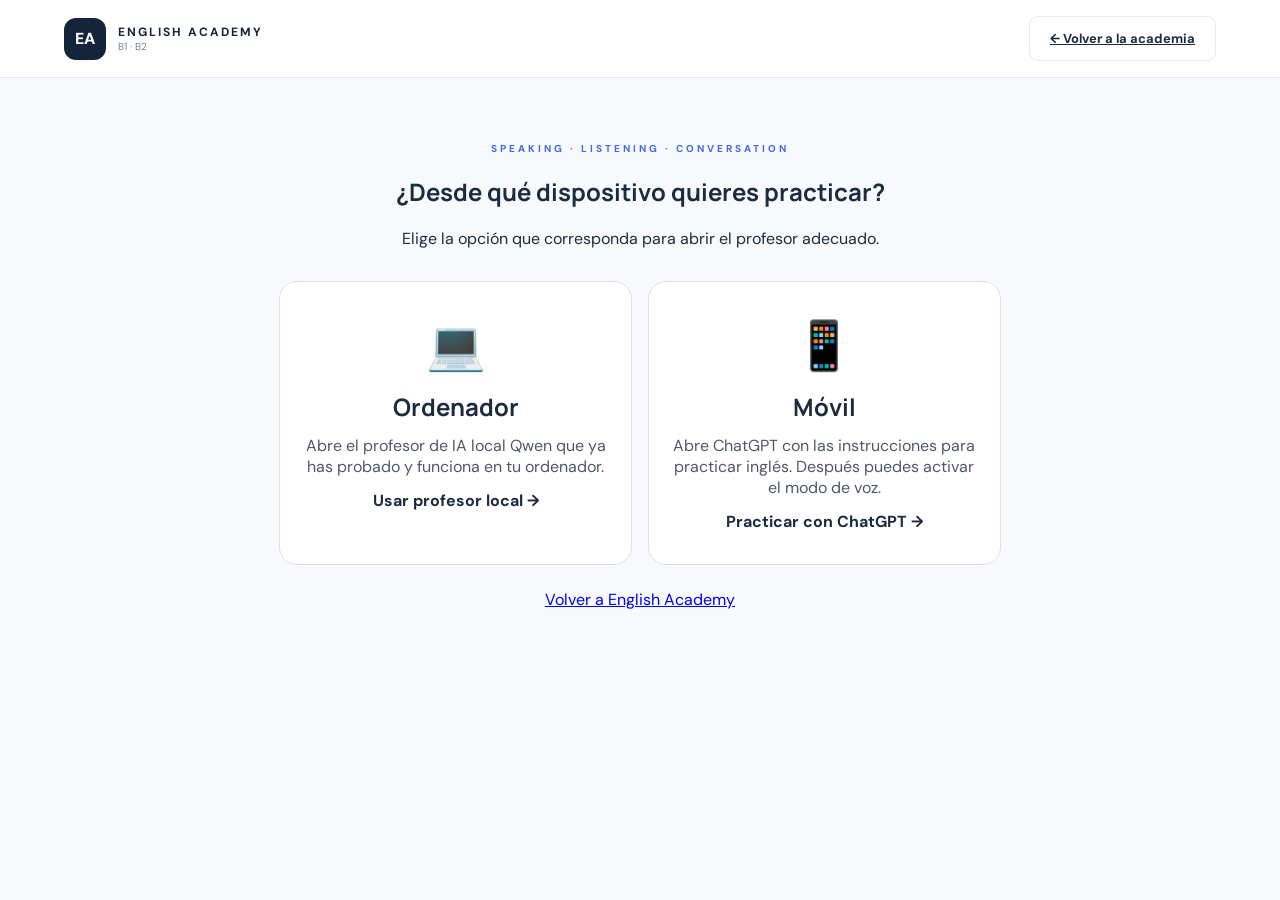
<file: dispositivo.html>
<!doctype html>
<html lang="es">
<head>
  <meta charset="UTF-8">
  <meta name="viewport" content="width=device-width, initial-scale=1">
  <meta name="theme-color" content="#14243b">
  <title>Elige tu dispositivo · English Academy</title>
  <link rel="stylesheet" href="./styles.css">
  <style>
    .device-main{max-width:760px;margin:4rem auto;padding:0 1.2rem}
    .device-heading{text-align:center;margin-bottom:2rem}
    .device-options{display:grid;grid-template-columns:repeat(2,minmax(0,1fr));gap:1rem}
    .device-option{display:flex;flex-direction:column;align-items:center;text-align:center;gap:.8rem;padding:2rem 1.3rem;border:1px solid var(--border,#dbe2ea);border-radius:18px;background:var(--card,#fff);text-decoration:none;color:inherit;transition:transform .2s,border-color .2s}
    .device-option:hover{transform:translateY(-3px);border-color:var(--primary,#3769c8)}
    .device-icon{font-size:3rem}.device-option h2{margin:0}.device-option p{margin:0;opacity:.78}
    .device-back{text-align:center;margin-top:1.5rem}
    @media(max-width:560px){.device-options{grid-template-columns:1fr}.device-main{margin:2rem auto}.device-option{padding:1.5rem}}
  </style>
</head>
<body>
  <header class="topbar">
    <a class="brand" href="./index.html"><span class="brand-mark">EA</span><span><strong>ENGLISH ACADEMY</strong><small>B1 · B2</small></span></a>
    <a class="button outline" href="./index.html">← Volver a la academia</a>
  </header>
  <main class="device-main">
    <section class="device-heading">
      <p class="eyebrow">SPEAKING · LISTENING · CONVERSATION</p>
      <h1>¿Desde qué dispositivo quieres practicar?</h1>
      <p>Elige la opción que corresponda para abrir el profesor adecuado.</p>
    </section>
    <section class="device-options">
      <a class="device-option" id="computer-option" href="./profesor.html">
        <span class="device-icon" aria-hidden="true">💻</span>
        <h2>Ordenador</h2>
        <p>Abre el profesor de IA local Qwen que ya has probado y funciona en tu ordenador.</p>
        <strong>Usar profesor local →</strong>
      </a>
      <a class="device-option" id="mobile-option" href="https://chatgpt.com/">
        <span class="device-icon" aria-hidden="true">📱</span>
        <h2>Móvil</h2>
        <p>Abre ChatGPT con las instrucciones para practicar inglés. Después puedes activar el modo de voz.</p>
        <strong>Practicar con ChatGPT →</strong>
      </a>
    </section>
    <p class="device-back"><a href="./index.html">Volver a English Academy</a></p>
  </main>
  <script>
    const params = new URLSearchParams(location.search);
    const topic = params.get('topic') || 'free';
    const topics = {
      travel: 'viajes y vacaciones',
      work: 'entrevistas de trabajo y situaciones profesionales',
      daily: 'vida cotidiana',
      free: 'conversación libre'
    };
    const topicName = topics[topic] || topics.free;
    const prompt = 'Actúa como mi profesor particular de inglés y compañero de conversación. Mi nivel es B1-B2. Quiero practicar inglés hablando sobre ' + topicName + '. Mantén una conversación natural, hazme una sola pregunta cada vez y espera mi respuesta. Responde principalmente en inglés, adapta el vocabulario a mi nivel y corrige de forma breve y amable mis errores importantes, explicándolos en español cuando sea útil. Anímame a hablar y no conviertas la conversación en una clase teórica. Comienza ahora con una pregunta sencilla en inglés.';
    document.getElementById('computer-option').href = './profesor.html?topic=' + encodeURIComponent(topic);
    document.getElementById('mobile-option').href = 'https://chatgpt.com/?q=' + encodeURIComponent(prompt);
  </script>
</body>
</html>
</file>
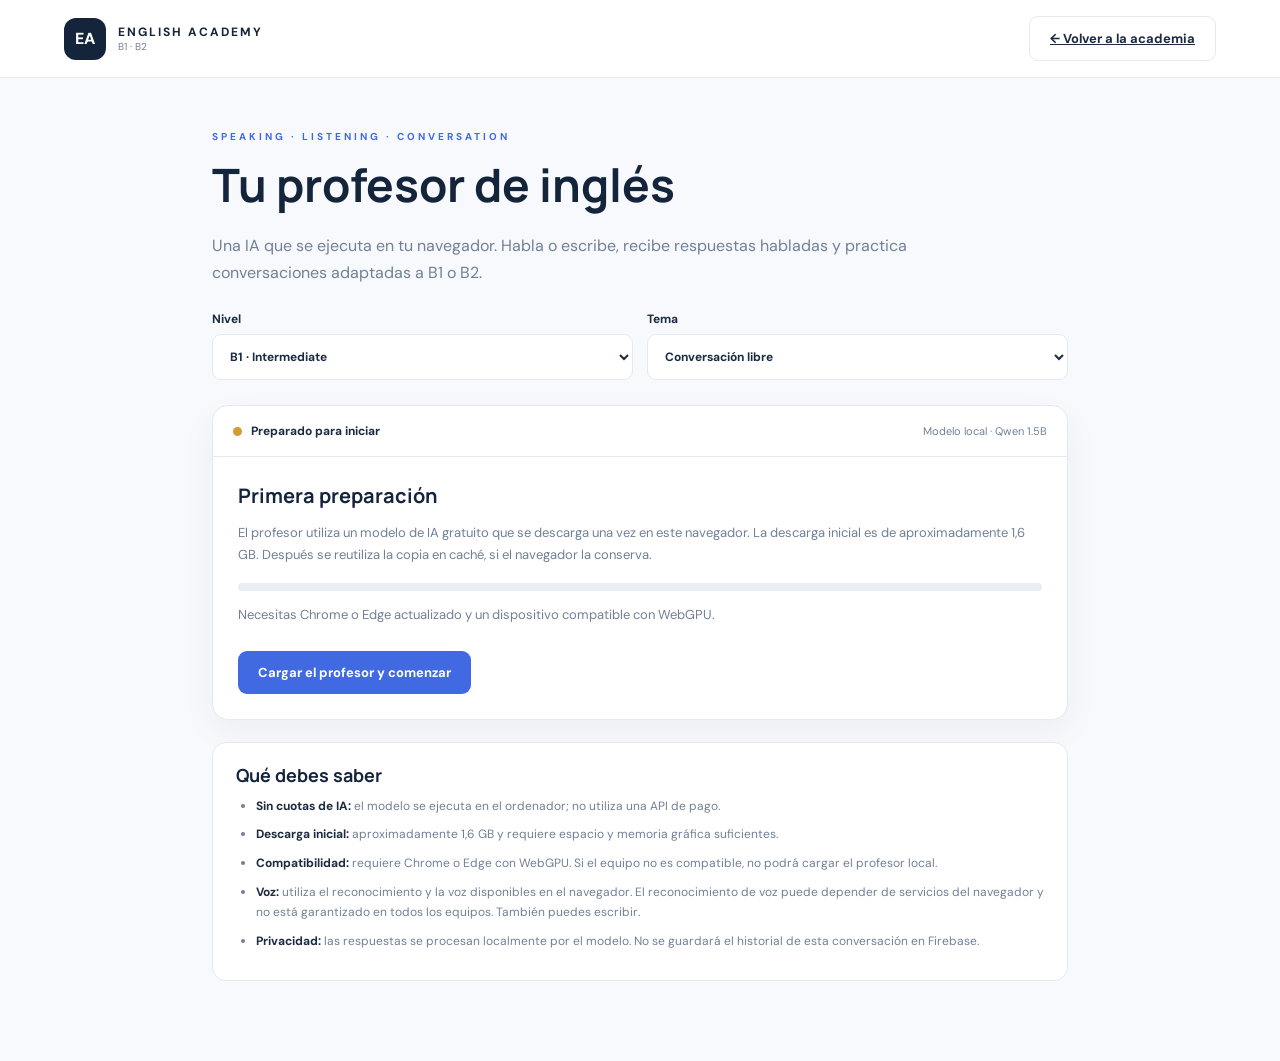
<file: profesor.html>
<!doctype html>
<html lang="es">
<head>
  <meta charset="UTF-8">
  <meta name="viewport" content="width=device-width, initial-scale=1">
  <meta name="theme-color" content="#14243b">
  <title>Profesor de conversación · English Academy</title>
  <link rel="stylesheet" href="./styles.css">
  <link rel="stylesheet" href="./profesor.css">
</head>
<body class="teacher-page">
  <header class="topbar">
    <a class="brand" href="./index.html">
      <span class="brand-mark">EA</span>
      <span><strong>ENGLISH ACADEMY</strong><small>B1 · B2</small></span>
    </a>
    <a class="button outline" href="./index.html">← Volver a la academia</a>
  </header>

  <main class="teacher-main">
    <section class="teacher-heading">
      <p class="eyebrow">SPEAKING · LISTENING · CONVERSATION</p>
      <h1>Tu profesor de inglés</h1>
      <p>Una IA que se ejecuta en tu navegador. Habla o escribe, recibe respuestas habladas y practica conversaciones adaptadas a B1 o B2.</p>
    </section>

    <section class="teacher-settings">
      <label>Nivel
        <select id="teacher-level"><option value="B1">B1 · Intermediate</option><option value="B2">B2 · Upper-intermediate</option></select>
      </label>
      <label>Tema
        <select id="teacher-topic">
          <option value="free">Conversación libre</option>
          <option value="travel">Viajes y vacaciones</option>
          <option value="work">Trabajo y entrevistas</option>
          <option value="daily">Vida cotidiana</option>
          <option value="food">Comida y restaurantes</option>
          <option value="study">Estudios y aprendizaje</option>
          <option value="health">Salud y deporte</option>
          <option value="technology">Tecnología</option>
        </select>
      </label>
    </section>

    <section class="teacher-card">
      <div class="teacher-status">
        <div><span class="teacher-dot" id="teacher-dot"></span><strong id="teacher-status">Preparado para iniciar</strong></div>
        <span id="model-label">Modelo local · Qwen 1.5B</span>
      </div>

      <div class="model-load" id="model-load">
        <h2>Primera preparación</h2>
        <p>El profesor utiliza un modelo de IA gratuito que se descarga una vez en este navegador. La descarga inicial es de aproximadamente 1,6 GB. Después se reutiliza la copia en caché, si el navegador la conserva.</p>
        <div class="model-progress"><div id="model-progress-bar"></div></div>
        <p id="model-progress-text" class="teacher-help">Necesitas Chrome o Edge actualizado y un dispositivo compatible con WebGPU.</p>
        <button id="start-teacher" class="button primary">Cargar el profesor y comenzar</button>
      </div>

      <div id="teacher-chat" class="teacher-chat hidden" aria-live="polite">
        <div id="chat-messages" class="chat-messages">
          <div class="chat-empty">Cuando el profesor esté listo, comenzará la conversación.</div>
        </div>
        <div class="teacher-input-area">
          <textarea id="student-input" rows="2" placeholder="Write your answer in English..."></textarea>
          <div class="teacher-controls">
            <button id="mic-button" class="button outline" type="button">🎙️ Hablar</button>
            <button id="send-button" class="button primary" type="button">Enviar respuesta</button>
            <button id="stop-speech" class="button outline" type="button">Detener voz</button>
          </div>
          <p id="mic-status" class="teacher-help">Pulsa «Hablar» y responde en inglés, o escribe tu respuesta.</p>
        </div>
      </div>
    </section>

    <section class="teacher-notes">
      <h2>Qué debes saber</h2>
      <ul>
        <li><strong>Sin cuotas de IA:</strong> el modelo se ejecuta en el ordenador; no utiliza una API de pago.</li>
        <li><strong>Descarga inicial:</strong> aproximadamente 1,6 GB y requiere espacio y memoria gráfica suficientes.</li>
        <li><strong>Compatibilidad:</strong> requiere Chrome o Edge con WebGPU. Si el equipo no es compatible, no podrá cargar el profesor local.</li>
        <li><strong>Voz:</strong> utiliza el reconocimiento y la voz disponibles en el navegador. El reconocimiento de voz puede depender de servicios del navegador y no está garantizado en todos los equipos. También puedes escribir.</li>
        <li><strong>Privacidad:</strong> las respuestas se procesan localmente por el modelo. No se guardará el historial de esta conversación en Firebase.</li>
      </ul>
    </section>
  </main>

  <script type="module" src="./src/profesor.js"></script>
</body>
</html>
</file>
<file: styles.css>
@import url('https://fonts.googleapis.com/css2?family=DM+Sans:wght@400;500;600;700&family=Manrope:wght@400;500;600;700;800&display=swap');

:root {
  --navy: #14243b;
  --ink: #1c2b40;
  --muted: #718096;
  --blue: #4169e1;
  --pale: #edf2ff;
  --line: #e5eaf1;
  --bg: #f7f9fc;
}

* { box-sizing: border-box; }

body {
  margin: 0;
  background: var(--bg);
  color: var(--ink);
  font-family: 'DM Sans', sans-serif;
}

button { cursor: pointer; font: inherit; }

.topbar {
  height: 78px;
  padding: 0 5%;
  display: flex;
  align-items: center;
  justify-content: space-between;
  background: white;
  border-bottom: 1px solid var(--line);
}

.brand {
  display: flex;
  gap: 12px;
  align-items: center;
  text-decoration: none;
  color: var(--navy);
}

.brand-mark {
  width: 42px;
  height: 42px;
  display: grid;
  place-items: center;
  border-radius: 12px;
  background: var(--navy);
  color: white;
  font-weight: 800;
}

.brand strong, .brand small { display: block; }
.brand strong { font-size: 12px; letter-spacing: 2px; }
.brand small { font-size: 10px; color: var(--muted); }

.button {
  padding: 13px 20px;
  border: 0;
  border-radius: 9px;
  font-weight: 700;
  font-size: 13px;
}

.primary { background: var(--blue); color: white; }
.outline { background: white; border: 1px solid var(--line); color: var(--ink); }
.light { background: white; color: var(--navy); }

.hero {
  max-width: 1150px;
  min-height: 520px;
  margin: auto;
  padding: 75px 30px;
  display: grid;
  grid-template-columns: 1.1fr .9fr;
  align-items: center;
  gap: 40px;
}

.eyebrow {
  color: var(--blue);
  font-size: 10px;
  font-weight: 700;
  letter-spacing: 3px;
}

h1, h2, h3, h4 { font-family: Manrope, sans-serif; }

.hero h1 {
  margin: 20px 0;
  font-size: clamp(42px, 6vw, 66px);
  line-height: 1.08;
  letter-spacing: -3px;
  color: var(--navy);
}

.hero h1 span { color: var(--blue); }

.lead {
  max-width: 490px;
  color: var(--muted);
  line-height: 1.8;
  margin-bottom: 25px;
}

.hero-art {
  display: grid;
  place-items: center;
  min-height: 330px;
}

.book {
  width: 205px;
  height: 260px;
  padding: 25px;
  display: flex;
  flex-direction: column;
  color: white;
  background: linear-gradient(145deg, #243d61, #14243b);
  border-radius: 17px;
  box-shadow: 0 25px 55px #14243b40;
  transform: rotate(-6deg);
}

.book small { color: #b8caff; letter-spacing: 3px; }
.book strong { font-size: 35px; margin-top: 40px; }
.book span { margin-top: auto; font-size: 11px; letter-spacing: 3px; }

.academy, .course {
  max-width: 1120px;
  margin: auto;
  padding: 65px 28px 90px;
}

.hidden { display: none !important; }

.section-heading {
  display: flex;
  justify-content: space-between;
  align-items: flex-start;
}

.section-heading h2, .course h2 {
  font-size: 34px;
  margin: 0;
  color: var(--navy);
}

.section-heading p, .course > p:not(.eyebrow) {
  color: var(--muted);
  font-size: 13px;
}

.level-grid {
  display: grid;
  grid-template-columns: 1fr 1fr;
  gap: 22px;
  margin-top: 32px;
}

.level-card {
  min-height: 300px;
  padding: 30px;
  border-radius: 17px;
  color: white;
  display: flex;
  flex-direction: column;
  align-items: flex-start;
}

.b1 { background: linear-gradient(135deg, #375d9e, #243b65); }
.b2 { background: linear-gradient(135deg, #277f78, #164e55); }

.level-card > span { font-size: 10px; letter-spacing: 2px; }
.level-card h3 { font-size: 60px; margin: 20px 0 0; }
.level-card h4 { margin: 0; }
.level-card p { line-height: 1.7; font-size: 13px; }
.level-card button { margin-top: auto; }

.progress-panel {
  margin-top: 28px;
  padding: 25px;
  background: white;
  border: 1px solid var(--line);
  border-radius: 14px;
  display: flex;
  align-items: center;
  justify-content: space-between;
}

.progress-panel h3 { margin: 0; }
.progress-panel p { font-size: 12px; color: var(--muted); }
.progress-number { text-align: center; }
.progress-number strong { display: block; color: var(--blue); font-size: 30px; }
.progress-number span { font-size: 10px; color: var(--muted); }

.course-layout {
  display: grid;
  grid-template-columns: 260px 1fr;
  gap: 24px;
  margin-top: 30px;
}

.unit-sidebar, .lesson-area {
  padding: 22px;
  background: white;
  border: 1px solid var(--line);
  border-radius: 14px;
}

/* LISTA ORIGINAL DE UNIDADES */
.unit-sidebar #unit-list {
  display: block;
  width: 100%;
  overflow: visible;
}

.unit-button {
  display: block;
  width: 100%;
  padding: 12px;
  margin: 4px 0;
  text-align: left;
  border: 0;
  border-radius: 8px;
  background: none;
  color: var(--muted);
  font-size: 12px;
  white-space: normal;
}

.unit-button.active {
  background: var(--pale);
  color: var(--blue);
  font-weight: 700;
}

.lesson-item {
  display: flex;
  justify-content: space-between;
  align-items: center;
  gap: 12px;
  padding: 16px;
  margin: 10px 0;
  border: 1px solid var(--line);
  border-radius: 10px;
}

.lesson-item h4 { margin: 0 0 6px; font-size: 13px; }
.lesson-item p { margin: 0; color: var(--muted); font-size: 11px; }

.lesson-item button {
  border: 0;
  padding: 9px 12px;
  border-radius: 8px;
  background: var(--pale);
  color: var(--blue);
  font-weight: 700;
}

.lesson-detail {
  padding: 24px;
  margin-top: 20px;
  background: #f8faff;
  border-radius: 12px;
}

.lesson-detail p { font-size: 13px; line-height: 1.8; }

.vocab, .question {
  padding: 13px;
  margin: 9px 0;
  background: white;
  border: 1px solid var(--line);
  border-radius: 9px;
  font-size: 12px;
}

.question label { display: block; margin: 12px 0; }
.question input { margin-right: 8px; }
.feedback { font-weight: 700; }
.text-button { border: 0; background: none; color: var(--blue); font-weight: 700; }

footer {
  padding: 25px 5%;
  display: flex;
  justify-content: space-between;
  color: #98a3b3;
  font-size: 10px;
  border-top: 1px solid var(--line);
}

dialog {
  width: min(420px, calc(100% - 30px));
  padding: 30px;
  border: 0;
  border-radius: 15px;
  box-shadow: 0 25px 80px #14243b40;
}

dialog::backdrop { background: #14243b88; }
dialog label { display: block; margin: 15px 0; font-size: 12px; }

dialog input {
  display: block;
  width: 100%;
  padding: 12px;
  margin-top: 7px;
  border: 1px solid var(--line);
  border-radius: 8px;
}

dialog .primary { width: 100%; }

.close-button {
  float: right;
  border: 0;
  background: #f1f4f8;
  border-radius: 50%;
  font-size: 20px;
}

.message { font-size: 12px; color: #b34d4d; }

@media (max-width: 760px) {
  .hero { grid-template-columns: 1fr; padding: 50px 22px; }
  .hero h1 { font-size: 44px; }
  .hero-art { min-height: 260px; }
  .level-grid { grid-template-columns: 1fr; }
  .academy, .course { padding: 40px 17px; }
  .course-layout { grid-template-columns: 1fr; }

  /* En móvil, las unidades también aparecen en lista vertical. */
  .unit-sidebar #unit-list {
    display: block;
    overflow-x: visible;
  }

  .unit-button {
    white-space: normal;
  }

  .progress-panel { gap: 10px; }
  footer { gap: 10px; line-height: 1.5; }
}

.exam-entry {
  margin-top: 28px;
  padding: 25px;
  border: 1px solid var(--line);
  background: white;
  border-radius: 15px;
  display: flex;
  justify-content: space-between;
  align-items: center;
  gap: 20px;
}

.exam-entry h3 {
  margin: 0;
  font-size: 19px;
}

.exam-entry p:not(.eyebrow) {
  color: var(--muted);
  font-size: 12px;
}

.exam-page {
  max-width: 850px;
  margin: auto;
  padding: 55px 20px 90px;
}

.exam-card {
  background: white;
  border: 1px solid var(--line);
  border-radius: 16px;
  padding: 30px;
}

.exam-card h1 {
  color: var(--navy);
  font-size: 32px;
}

.exam-card > p {
  color: var(--muted);
  line-height: 1.7;
}

.exam-card select {
  display: block;
  width: 100%;
  max-width: 350px;
  padding: 13px;
  border: 1px solid var(--line);
  border-radius: 8px;
  margin: 10px 0 25px;
}

.exam-info {
  display: grid;
  grid-template-columns: repeat(3, 1fr);
  gap: 12px;
  margin: 25px 0;
}

.exam-info div {
  background: var(--bg);
  border-radius: 10px;
  padding: 15px;
}

.exam-info strong, .exam-info span {
  display: block;
}

.exam-info strong { font-size: 15px; }
.exam-info span { color: var(--muted); font-size: 10px; margin-top: 5px; }

.exam-note {
  color: var(--muted);
  font-size: 11px;
  line-height: 1.6;
}

.exam-toolbar {
  display: flex;
  justify-content: space-between;
  align-items: center;
  margin-bottom: 18px;
}

.exam-toolbar h2 {
  margin: 0;
  color: var(--navy);
}

.timer {
  padding: 12px 16px;
  border-radius: 9px;
  background: var(--navy);
  color: white;
  font-weight: 700;
  font-variant-numeric: tabular-nums;
}

.exam-progress {
  height: 6px;
  border-radius: 10px;
  background: #e5eaf1;
  overflow: hidden;
  margin-bottom: 20px;
}

#exam-progress-bar {
  height: 100%;
  width: 0;
  background: var(--blue);
  transition: width .2s;
}

.reading-text, .listening-box {
  padding: 18px;
  background: var(--bg);
  border-radius: 10px;
  font-size: 14px;
  line-height: 1.8;
  margin: 20px 0;
}

.exam-question {
  padding: 17px;
  margin: 13px 0;
  border: 1px solid var(--line);
  border-radius: 10px;
}

.exam-question h4 {
  font-size: 13px;
}

.exam-question label {
  display: block;
  padding: 9px 0;
  font-size: 12px;
}

.exam-question input { margin-right: 8px; }

.exam-card textarea {
  width: 100%;
  padding: 14px;
  border: 1px solid var(--line);
  border-radius: 9px;
  font: inherit;
  resize: vertical;
  margin: 10px 0 15px;
}

.exam-navigation {
  display: flex;
  justify-content: space-between;
  align-items: center;
  gap: 10px;
  margin: 18px 0;
}

.exam-navigation span {
  color: var(--muted);
  font-size: 11px;
}

.finish-button {
  border: 0;
  background: none;
  color: #b34d4d;
  font-size: 12px;
  font-weight: 700;
}

.result-score {
  margin: 25px 0;
  text-align: center;
}

.result-score strong {
  display: block;
  font: 800 55px Manrope;
  color: var(--blue);
}

.result-score span {
  font-size: 12px;
  color: var(--muted);
}

.result-row {
  display: flex;
  justify-content: space-between;
  padding: 14px 0;
  border-bottom: 1px solid var(--line);
  font-size: 12px;
}

.writing-review {
  margin: 25px 0;
  padding: 18px;
  background: var(--bg);
  border-radius: 10px;
}

.writing-review p {
  font-size: 12px;
}

@media(max-width:600px) {
  .exam-entry {
    align-items: flex-start;
    flex-direction: column;
  }

  .exam-info { grid-template-columns: 1fr; }
  .exam-card { padding: 20px; }
  .exam-navigation { flex-wrap: wrap; }
  .exam-toolbar h2 { font-size: 21px; }
}


/* SPEAKING & AI PRACTICE */
.speaking-entry {
  margin-top: 28px; padding: 26px; display: grid;
  grid-template-columns: 1.2fr .8fr; gap: 28px; align-items: center;
  background: linear-gradient(135deg, #eef3ff, #ffffff);
  border: 1px solid #dfe7f5; border-radius: 15px;
}
.speaking-entry h3 { margin: 0 0 10px; color: var(--navy); font-size: 21px; }
.speaking-entry p:not(.eyebrow) { max-width: 620px; color: var(--muted); font-size: 12px; line-height: 1.7; }
.speaking-entry-main > .button { display: inline-block; margin-top: 8px; text-decoration: none; }
.speaking-entry .speaking-note { margin-bottom: 0; font-size: 10px !important; }
.speaking-topics { padding: 17px; background: white; border: 1px solid var(--line); border-radius: 12px; }
.speaking-topics h4 { margin: 0 0 10px; font-size: 13px; }
.speaking-topic { display: flex; justify-content: space-between; gap: 12px; padding: 10px 2px; border-top: 1px solid var(--line); color: var(--ink); font-size: 12px; font-weight: 600; text-decoration: none; }
.speaking-topic span { color: var(--blue); }
.speaking-topic:hover { color: var(--blue); }
@media (max-width: 760px) { .speaking-entry { grid-template-columns: 1fr; padding: 20px; gap: 16px; } }


/* Exámenes ampliados: revisión, progreso e historial */
.exam-question { padding: 15px; margin: 12px 0; border: 1px solid var(--line); border-radius: 10px; }
.exam-question h4 { margin: 0 0 12px; font-size: 14px; }
.exam-question label { display: flex; align-items: flex-start; gap: 9px; padding: 8px 10px; margin: 5px 0; border-radius: 7px; background: #f8faff; font-size: 13px; line-height: 1.5; cursor: pointer; }
.exam-question input { margin-top: 3px; flex: 0 0 auto; }
#exam-response, #self-rating { width: 100%; max-width: 100%; padding: 12px; border: 1px solid var(--line); border-radius: 8px; font: inherit; }
#self-rating { max-width: 180px; margin: 8px 0 15px; }
.history-card { margin-top: 25px; }
.history-card h2 { color: var(--navy); font-size: 22px; }
.history-row { display: flex; align-items: center; justify-content: space-between; gap: 15px; padding: 14px 0; border-bottom: 1px solid var(--line); }
.history-row div { display: grid; gap: 5px; }
.history-row strong { font-size: 13px; }
.history-row span { color: var(--muted); font-size: 11px; }
.result-row { display: flex; justify-content: space-between; gap: 15px; padding: 11px 0; border-bottom: 1px solid var(--line); font-size: 13px; }
.review-item { padding: 12px 0; border-bottom: 1px solid var(--line); font-size: 12px; line-height: 1.6; }
.review-correct { color: #23856d; font-weight: 700; }
.review-wrong { color: #b34d4d; font-weight: 700; }
.writing-review details { margin: 12px 0; }
.writing-review summary, .review-item summary { cursor: pointer; color: var(--blue); font-weight: 700; padding: 8px 0; }
#exam-results h3 { margin-top: 25px; font-size: 16px; }
@media(max-width:600px) {
 .exam-page { padding: 30px 12px 60px; }
 .exam-card { padding: 19px; }
 .exam-info { grid-template-columns: 1fr; }
 .exam-toolbar { align-items: flex-start; gap: 12px; }
 .history-row { align-items: flex-start; }
}


/* Informe personal de evolución */
.evolution-page { max-width: 1050px; }
.evolution-grid { display:grid;grid-template-columns:repeat(4,minmax(0,1fr));gap:14px;margin:22px 0; }
.evolution-kpi { background:white;border:1px solid var(--line);border-radius:12px;padding:18px;display:flex;flex-direction:column;gap:8px; }
.evolution-kpi span,.evolution-kpi small { color:var(--muted);font-size:11px; }
.evolution-kpi strong { color:var(--navy);font-size:26px; }
.evolution-section { margin:18px 0; }
.evolution-section h2 { font-size:20px;color:var(--navy); }
.evolution-bar-row { margin:17px 0; }
.evolution-bar-label { display:flex;justify-content:space-between;gap:12px;font-size:12px;margin-bottom:7px; }
.evolution-bar { height:9px;background:#e9edf5;border-radius:20px;overflow:hidden; }
.evolution-bar span { display:block;height:100%;background:var(--blue);border-radius:20px; }
.exam-trend-list { display:grid;gap:8px; }
.exam-trend-item { display:flex;justify-content:space-between;padding:12px;border-bottom:1px solid var(--line);font-size:13px; }
@media(max-width:700px){.evolution-grid{grid-template-columns:repeat(2,minmax(0,1fr));}.evolution-kpi strong{font-size:21px;}}
@media(max-width:420px){.evolution-grid{grid-template-columns:1fr 1fr;gap:8px;}.evolution-kpi{padding:12px;}}
</file>
<file: profesor.css>
.teacher-page { min-height:100vh; }
.teacher-main { max-width:900px; margin:auto; padding:42px 22px 80px; }
.teacher-heading h1 { margin:8px 0; color:var(--navy); font-size:clamp(32px,5vw,46px); }
.teacher-heading > p:last-child { max-width:700px; color:var(--muted); line-height:1.7; }
.teacher-settings { display:grid; grid-template-columns:1fr 1fr; gap:14px; margin:25px 0; }
.teacher-settings label { display:grid; gap:7px; color:var(--ink); font-size:12px; font-weight:700; }
.teacher-settings select { width:100%; padding:13px; border:1px solid var(--line); border-radius:9px; background:white; color:var(--ink); font:inherit; }
.teacher-card { overflow:hidden; background:white; border:1px solid var(--line); border-radius:16px; box-shadow:0 12px 35px #14243b0c; }
.teacher-status { display:flex; justify-content:space-between; gap:12px; align-items:center; padding:17px 20px; border-bottom:1px solid var(--line); font-size:12px; }
.teacher-status > div { display:flex; align-items:center; gap:9px; }
.teacher-status > span { color:var(--muted); font-size:11px; }
.teacher-dot { width:9px; height:9px; border-radius:50%; background:#d49b35; }
.teacher-dot.ready { background:#209b76; }
.model-load { padding:25px; }
.model-load h2 { margin:0 0 8px; color:var(--navy); font-size:20px; }
.model-load p { color:var(--muted); font-size:13px; line-height:1.65; }
.model-progress { height:8px; overflow:hidden; margin:18px 0 8px; border-radius:20px; background:#e9edf4; }
#model-progress-bar { width:0; height:100%; background:var(--blue); transition:width .2s; }
.teacher-help { color:var(--muted); font-size:11px; line-height:1.6; }
.model-load button { margin-top:12px; }
.teacher-chat { display:flex; flex-direction:column; }
.chat-messages { min-height:260px; max-height:520px; overflow:auto; display:flex; flex-direction:column; gap:13px; padding:20px; background:#fbfcff; }
.chat-empty { margin:auto; color:var(--muted); font-size:13px; }
.chat-message { max-width:86%; padding:13px 15px; border-radius:13px; font-size:13px; line-height:1.7; white-space:pre-wrap; overflow-wrap:anywhere; }
.chat-message.teacher { align-self:flex-start; background:#edf2ff; color:var(--ink); border-bottom-left-radius:4px; }
.chat-message.student { align-self:flex-end; background:#e6f5ef; color:#174d3c; border-bottom-right-radius:4px; }
.chat-message small { display:block; margin-bottom:4px; font-size:10px; font-weight:700; opacity:.7; }
.chat-message button { display:block; margin-top:8px; padding:5px 8px; border:1px solid #cbd6eb; border-radius:7px; background:white; color:var(--blue); font-size:11px; }
.teacher-input-area { padding:17px; border-top:1px solid var(--line); }
.teacher-input-area textarea { width:100%; resize:vertical; padding:13px; border:1px solid var(--line); border-radius:10px; font:inherit; font-size:13px; }
.teacher-controls { display:flex; flex-wrap:wrap; gap:8px; margin-top:10px; }
.teacher-controls button { font-size:12px; }
.teacher-notes { margin-top:22px; padding:20px 23px; background:white; border:1px solid var(--line); border-radius:14px; }
.teacher-notes h2 { margin:0 0 10px; color:var(--navy); font-size:18px; }
.teacher-notes ul { margin:0; padding-left:20px; }
.teacher-notes li { margin:9px 0; color:var(--muted); font-size:12px; line-height:1.65; }
.teacher-notes strong { color:var(--ink); }
@media(max-width:600px) { .teacher-main{padding:30px 15px 60px}.teacher-settings{grid-template-columns:1fr}.teacher-status{align-items:flex-start;flex-direction:column}.chat-message{max-width:95%}.teacher-controls button{flex:1 1 auto} }
</file>
